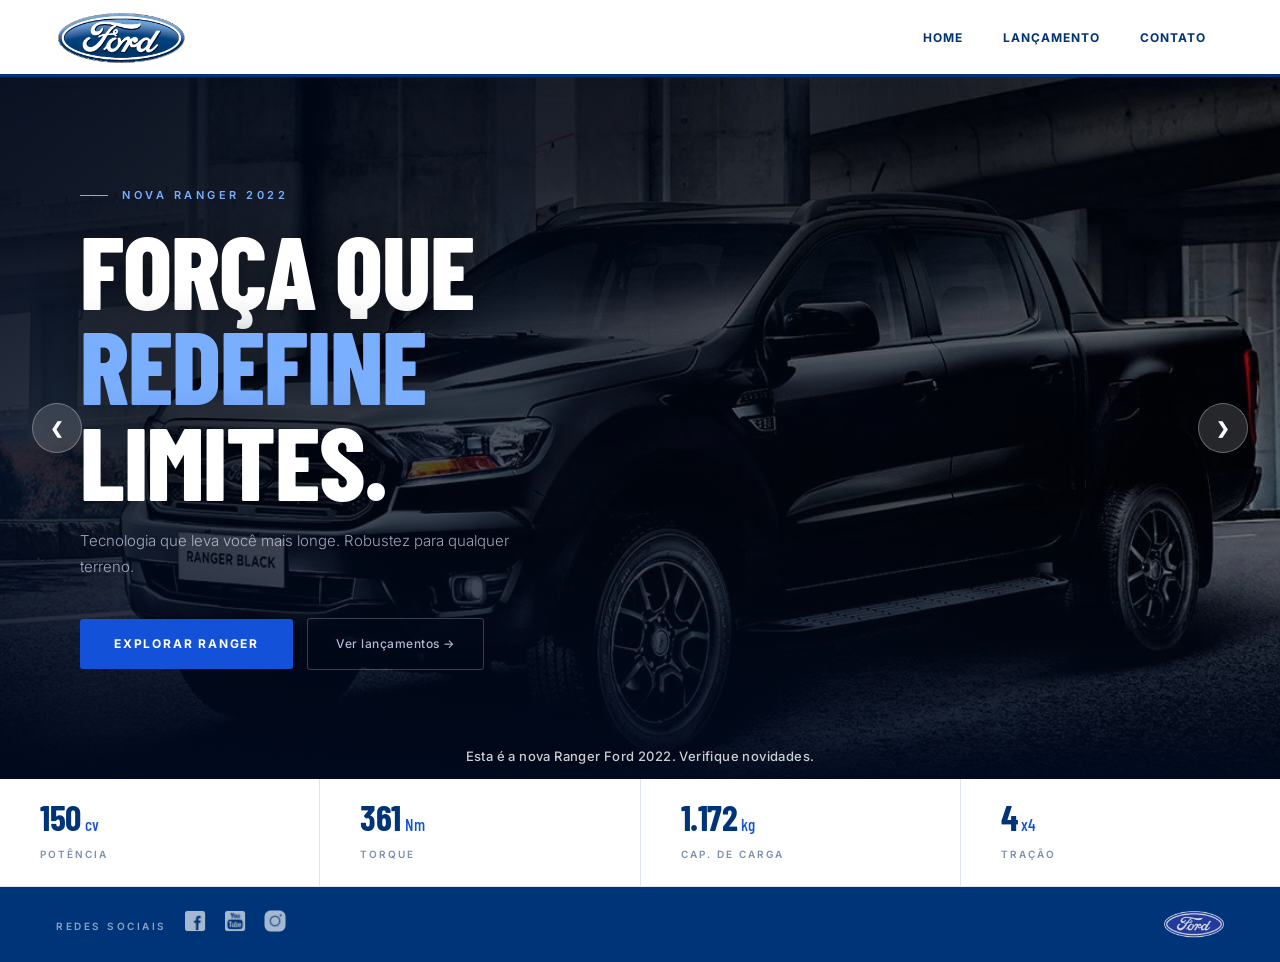
<file: index.html>
<!DOCTYPE html>
<html lang="pt-br">
<head>
    <meta charset="UTF-8">
    <meta http-equiv="X-UA-Compatible" content="IE=edge">
    <meta name="viewport" content="width=device-width, initial-scale=1.0">
    <title>Ford | Nova Ranger 2022</title>
    <link href="css/reset.css" rel="stylesheet">
    <link href="css/style.css" rel="stylesheet">
    <link rel="stylesheet" href="https://unpkg.com/aos@2.3.4/dist/aos.css">
    <script src="js/carousel.js"></script>
</head>
<body>

    <header>
        <div>
            <img src="img/logo-ford-256.png" width="130" class="logo">
        </div>
        <nav>
            <ul>
                <li><a href="index.html">Home</a></li>
                <li><a href="lancamento.html">Lançamento</a></li>
                <li><a href="contato.html">Contato</a></li>
            </ul>
        </nav>
    </header>

    <main> 
        <div class="carousel-wrapper">
            <button type="button" class="carousel-btn carousel-btn-prev" onclick="Carousel.Prev()">&#10094;</button>
            <div id="carousel"></div>

            <div class="hero-overlay">
                <div class="hero-content">
                    <p class="hero-eyebrow">Nova Ranger 2022</p>
                    <h1 class="hero-title">Força que<br><span>redefine</span><br>limites.</h1>
                    <p class="hero-subtitle">Tecnologia que leva você mais longe. Robustez para qualquer terreno.</p>
                    <div class="hero-actions">
                        <a href="lancamento.html" class="btn-hero-primary">Explorar Ranger</a>
                        <a href="lancamento.html" class="btn-hero-secondary">Ver lançamentos →</a>
                    </div>
                </div>
            </div>

            <div id="carousel-title"></div>

            <button type="button" class="carousel-btn carousel-btn-next" onclick="Carousel.GoNext()">&#10095;</button>
        </div>


        <div class="hero-stats">
            <div class="stat">
                <div class="stat-number">
                    <span class="stat-value" data-count="160">0</span>
                    <span class="stat-unit">cv</span>
                </div>
                <span class="stat-label">Potência</span>
            </div>
            <div class="stat">
                <div class="stat-number">
                    <span class="stat-value" data-count="385">0</span>
                    <span class="stat-unit">Nm</span>
                </div>
                <span class="stat-label">Torque</span>
            </div>
            <div class="stat">
                <div class="stat-number">
                    <span class="stat-value" data-count="1250">0</span>
                    <span class="stat-unit">kg</span>
                </div>
                <span class="stat-label">Cap. de Carga</span>
            </div>
            <div class="stat">
                <div class="stat-number">
                    <span class="stat-value" data-count="4">0</span>
                    <span class="stat-unit">x4</span>
                </div>
                <span class="stat-label">Tração</span>
            </div>
        </div>

        <script>
            carouselArr.push(new Carousel("imagem_1.jpg", "Esta é a nova Ranger Ford 2022. Verifique novidades.", "lancamento.html"));
            carouselArr.push(new Carousel("imagem_2.jpg", "Ford — a nossa história", "#"));
            carouselArr.push(new Carousel("imagem_3.jpg", "Nova Ford Bronco Sport 2022", "lancamento.html"));
            Carousel.Start(carouselArr);
        </script>
    </main>

    <footer>
        <nav id="social">
            <ul>
                <li><span class="redesociais">Redes Sociais</span></li>
                <li><a href="https://www.facebook.com/FordBrasil/" title="Facebook"><img src="img/facebook-50.png"></a></li>
                <li><a href="https://www.youtube.com/fordbrasil" title="YouTube"><img src="img/youtube-squared-50.png"></a></li>
                <li><a href="https://www.instagram.com/fordbrasil/" title="Instagram"><img src="img/instagram-logo-50.png"></a></li>
            </ul>
        </nav>
        <div>
            <img src="img/ford-96.png" width="60">
        </div>
    </footer>

    <script src="https://unpkg.com/aos@2.3.4/dist/aos.js"></script>
    <script src="js/premium.js"></script>
</body>
</html>
</file>
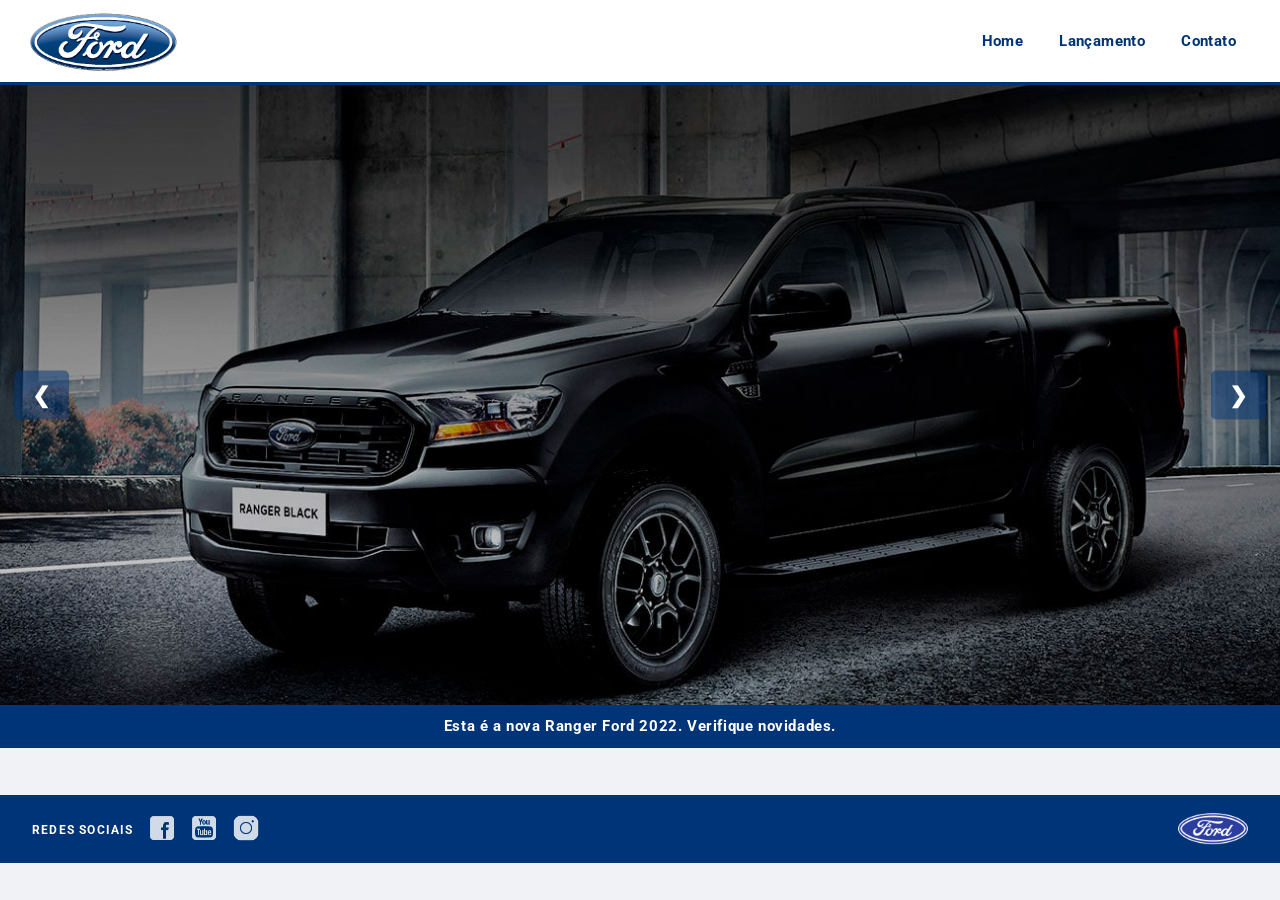
<file: sprintJS/index.html>
<!DOCTYPE html>
<html lang="pt-br">
<head>
    <meta charset="UTF-8">
    <meta http-equiv="X-UA-Compatible" content="IE=edge">
    <meta name="viewport" content="width=device-width, initial-scale=1.0">
    <title>Ford</title>    
    <link href="css/reset.css" rel="stylesheet">
    <link href="css/style.css" rel="stylesheet">
    <script src="js/carousel.js"></script>
</head>
<body>
    <header>       
        <div>
            <img src="img/logo-ford-256.png" width="150" class="logo" />
        </div>
        <nav>
            <ul>
                <li>
                    <a href="index.html">Home</a>
                </li>
                <li>
                    <a href="lancamento.html">Lançamento</a>
                </li>
                <li>
                    <a href="contato.html">Contato</a>
                </li>
            </ul>
        </nav>

    </header>
    <main>
        <div class="carousel-wrapper">
            <button type="button" class="carousel-btn carousel-btn-prev" onclick="Carousel.Prev()">&#10094;</button>
            <div id="carousel"></div>
            <button type="button" class="carousel-btn carousel-btn-next" onclick="Carousel.GoNext()">&#10095;</button>
        </div>
        <div id="carousel-title">
        </div>
        <script>

            carouselArr.push(new Carousel("imagem_1.jpg","Esta é a nova Ranger Ford 2022. Verifique novidades.","lancamento.html"));
            carouselArr.push(new Carousel("imagem_2.jpg","Ford a nossa história","#"));
            carouselArr.push(new Carousel("imagem_3.jpg","Nova Ford Bronco Sport 2022","lancamento.html"));
            Carousel.Start(carouselArr);
        </script>
    </main>
    <footer>
        <nav id="social">
            <ul>
                <li><span class="redesociais">Redes Sociais</span></li>
                <li><a href="https://www.facebook.com/FordBrasil/" title="Facebook"><img src="img/facebook-50.png"></a></li>
                <li><a href="https://www.youtube.com/fordbrasil" title="YouTube"><img src="img/youtube-squared-50.png"></a></li>
                <li><a href="https://www.instagram.com/fordbrasil/" title="Instagram"><img src="img/instagram-logo-50.png"></a></li>
            </ul>
        </nav>
        <div>
            <img src="img/ford-96.png" width="70"  />
        </div>
    </footer>    
</body>
</html>
</file>
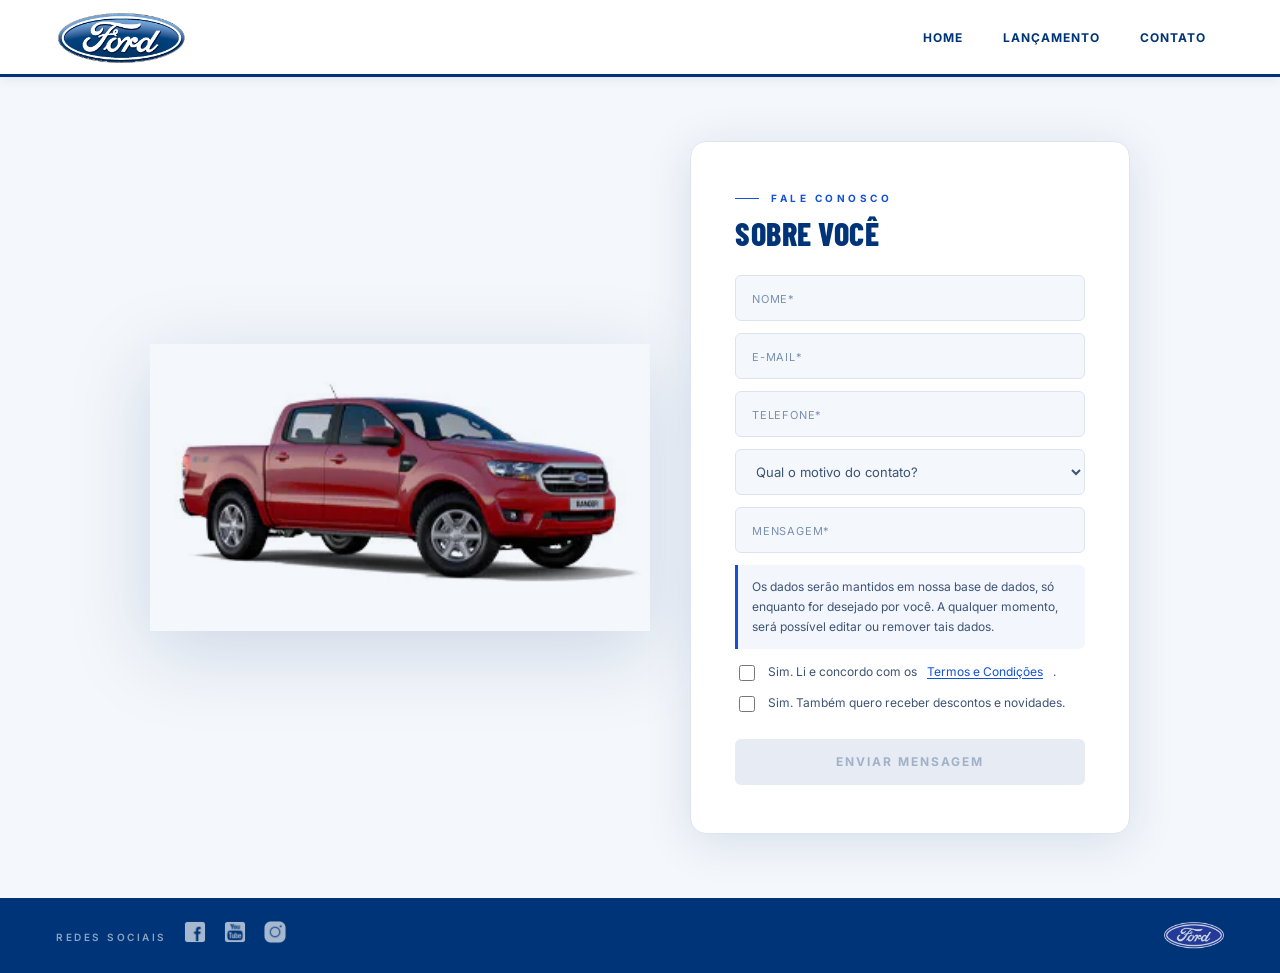
<file: contato.html>
<!DOCTYPE html>
<html lang="pt-br">
<head>
    <meta charset="UTF-8">
    <meta http-equiv="X-UA-Compatible" content="IE=edge">
    <meta name="viewport" content="width=device-width, initial-scale=1.0">
    <title>Ford | Contato</title>
    <link href="css/reset.css" rel="stylesheet">
    <link href="css/style.css" rel="stylesheet">
    <link href="css/form.css" rel="stylesheet">
    <link rel="stylesheet" href="https://unpkg.com/aos@2.3.4/dist/aos.css">
    <script src="js/form.js"></script>
</head>
<body>

    <header>
        <div>
            <img src="img/logo-ford-256.png" width="130" class="logo" alt="Ford">
        </div>
        <nav>
            <ul>
                <li><a href="index.html">Home</a></li>
                <li><a href="lancamento.html">Lançamento</a></li>
                <li><a href="contato.html">Contato</a></li>
            </ul>
        </nav>
    </header>

    <main>
        <div class="contact-page">

            <img src="img/xls 2.2 diesel.jpg" alt="Ford Ranger XLS" class="contact-car-img">


            <div class="forms" data-aos="fade-left">
                <p class="section-label">Fale Conosco</p>
                <h2 class="titulo">Sobre Você</h2>
                <form onsubmit="return Post(this);">
                    <input type="text" name="nome" placeholder="Nome*" class="fordform" required>
                    <input type="text" name="email" placeholder="E-mail*" class="fordform" required>
                    <input type="text" name="telefone" placeholder="Telefone*" class="fordform" required>
                    <select name="contato" class="fordform" title="Motivo do contato" required>
                        <option value="" selected disabled>Qual o motivo do contato?</option>
                        <option>Elogio</option>
                        <option>Dúvida</option>
                        <option>Reclamação</option>
                    </select>
                    <input type="text" name="mensagem" placeholder="Mensagem*" class="fordform" required>

                    <!-- Consentimento LGPD -->
                    <p class="consent-text">
                        Os dados serão mantidos em nossa base de dados, só enquanto for desejado por você.
                        A qualquer momento, será possível editar ou remover tais dados.
                    </p>

                    <div class="consent-checks">
                        <label class="consent-label">
                            <input type="checkbox" id="terms-check"
                                onchange="document.getElementById('submit-btn').disabled = !this.checked">
                            Sim. Li e concordo com os
                            <a href="https://www.ford.com.br/politica-de-privacidade/"
                               target="_blank" rel="noopener noreferrer">Termos e Condições</a>.
                        </label>

                        <label class="consent-label">
                            <input type="checkbox" name="newsletter">
                            Sim. Também quero receber descontos e novidades.
                        </label>
                    </div>

                    <button type="submit" id="submit-btn" disabled>Enviar mensagem</button>
                </form>
            </div>

        </div>
    </main>

    <footer>
        <nav id="social">
            <ul>
                <li><span class="redesociais">Redes Sociais</span></li>
                <li><a href="https://www.facebook.com/FordBrasil/" title="Facebook"><img src="img/facebook-50.png" alt="Facebook"></a></li>
                <li><a href="https://www.youtube.com/fordbrasil" title="YouTube"><img src="img/youtube-squared-50.png" alt="YouTube"></a></li>
                <li><a href="https://www.instagram.com/fordbrasil/" title="Instagram"><img src="img/instagram-logo-50.png" alt="Instagram"></a></li>
            </ul>
        </nav>
        <div>
            <img src="img/ford-96.png" alt="Ford" width="60">
        </div>
    </footer>

    <script src="https://unpkg.com/aos@2.3.4/dist/aos.js"></script>
    <script src="js/premium.js"></script>
</body>
</html>
</file>
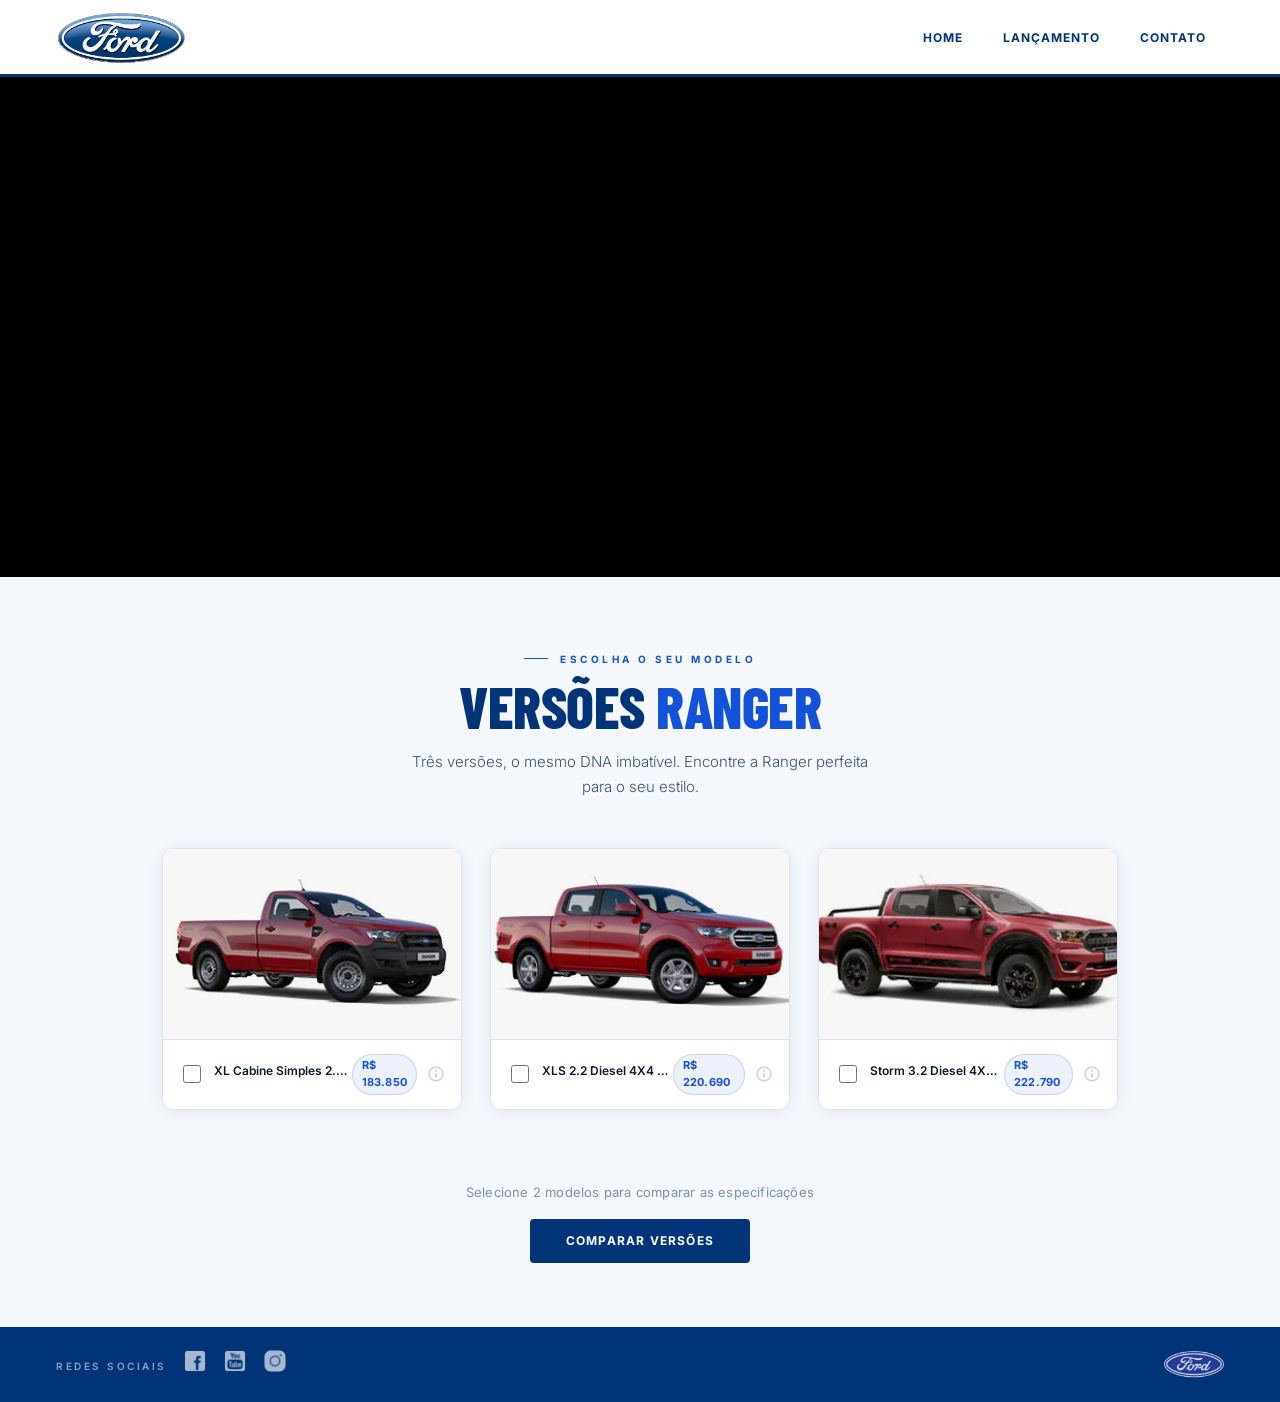
<file: lancamento.html>
<!DOCTYPE html>
<html lang="pt-br">
<head>
    <meta charset="UTF-8">
    <meta http-equiv="X-UA-Compatible" content="IE=edge">
    <meta name="viewport" content="width=device-width, initial-scale=1.0">
    <title>Ford | Lançamentos 2022</title>
    <link href="css/reset.css" rel="stylesheet">
    <link href="css/style.css" rel="stylesheet">
    <link href="css/lancamento.css" rel="stylesheet">
    <link rel="stylesheet" href="https://unpkg.com/aos@2.3.4/dist/aos.css">
    <script src="js/compare.js"></script>
</head>
<body>

    <header>
        <div>
            <img src="img/logo-ford-256.png" width="130" class="logo">
        </div>
        <nav>
            <ul>
                <li><a href="index.html">Home</a></li>
                <li><a href="lancamento.html">Lançamento</a></li>
                <li><a href="contato.html">Contato</a></li>
            </ul>
        </nav>
    </header>

    <main>

        <div class="video-section">
            <iframe class="launch-video"
                src="https://www.youtube-nocookie.com/embed/vQsryuNmsL0?controls=0&autoplay=1&modestbranding=0&loop=1&mute=1&rel=0&hd=1"
                title="Ford Ranger 2022"
                frameborder="0"
                allow="accelerometer; autoplay; clipboard-write; encrypted-media; gyroscope; picture-in-picture"
                allowfullscreen>
            </iframe>
        </div>


        <div class="launches-section">
            <div class="launches-header" data-aos="fade-up">
                <p class="section-label">Escolha o seu modelo</p>
                <h2 class="launches-title">Versões <span>Ranger</span></h2>
                <p class="launches-desc">Três versões, o mesmo DNA imbatível. Encontre a Ranger perfeita para o seu estilo.</p>
            </div>

            <ul class="modelcars">
                <li data-aos="fade-up" data-aos-delay="0">
                    <img src="img/XL Cabine.jpg" class="photocar">
                    <div class="infocar">
                        <div>
                            <input type="checkbox" value="car1" class="checkbox"
                                onchange="SetCarToCompare(this, new Car('XL Cabine Simples 2.2 Diesel 4X4 MT 2022', 183850, 511, 1821, 232, 1234, 2.2, 160, 1420, 'Aço Estampado 16', 'img/XL Cabine.jpg'));">
                        </div>
                        <div class="info">
                            <span class="textmodel">XL Cabine Simples 2.2 Diesel 4X4 MT 2022</span>
                            <span class="textprice">R$ 183.850</span>
                        </div>
                        <div>
                            <img src="img/info.png" alt="Informações do modelo" class="info-icon">
                        </div>
                    </div>
                </li>
                <li data-aos="fade-up" data-aos-delay="120">
                    <img src="img/xls 2.2 diesel.jpg" class="photocar" alt="Ford Ranger XLS 2.2 Diesel">
                    <div class="infocar">
                        <div>
                            <input type="checkbox" value="car2" class="checkbox"
                                onchange="SetCarToCompare(this, new Car('XLS 2.2 Diesel 4X4 AT 2022', 220690, 511, 1821, 232, 1076, 2.2, 160, 1180, 'Aço Estampado 16', 'img/xls 2.2 diesel.jpg'));">
                        </div>
                        <div class="info">
                            <span class="textmodel">XLS 2.2 Diesel 4X4 AT 2022</span>
                            <span class="textprice">R$ 220.690</span>
                        </div>
                        <div>
                            <img src="img/info.png" alt="Informações do modelo" class="info-icon">
                        </div>
                    </div>
                </li>
                <li data-aos="fade-up" data-aos-delay="240">
                    <img src="img/storm.jpg" class="photocar" alt="Ford Ranger Storm 3.2 Diesel">
                    <div class="infocar">
                        <div>
                            <input type="checkbox" value="car3" class="checkbox"
                                onchange="SetCarToCompare(this, new Car('Storm 3.2 Diesel 4X4 AT 2022', 222790, 511, 1821, 232, 1040, 3.2, 200, 1180, 'Liga Leve 17', 'img/storm.jpg'));">
                        </div>
                        <div class="info">
                            <span class="textmodel">Storm 3.2 Diesel 4X4 AT 2022</span>
                            <span class="textprice">R$ 222.790</span>
                        </div>
                        <div>
                            <img src="img/info.png" alt="Informações do modelo" class="info-icon">
                        </div>
                    </div>
                </li>
            </ul>
        </div>

        <div class="compare-section" data-aos="fade-up">
            <p class="compare-hint">Selecione 2 modelos para comparar as especificações</p>
            <button type="button" class="btn-compare" onclick="ShowCompare()">Comparar versões</button>
        </div>

    </main>

    <footer>
        <nav id="social">
            <ul>
                <li><span class="redesociais">Redes Sociais</span></li>
                <li><a href="https://www.facebook.com/FordBrasil/" title="Facebook"><img src="img/facebook-50.png" alt="Facebook"></a></li>
                <li><a href="https://www.youtube.com/fordbrasil" title="YouTube"><img src="img/youtube-squared-50.png" alt="YouTube"></a></li>
                <li><a href="https://www.instagram.com/fordbrasil/" title="Instagram"><img src="img/instagram-logo-50.png" alt="Instagram"></a></li>
            </ul>
        </nav>
        <div>
            <img src="img/ford-96.png" alt="Ford" width="60">
        </div>
    </footer>

    <div id="compare">
        <table>
            <tbody>
                <tr><td>&nbsp;</td><td id="compare_image_0"></td><td id="compare_image_1"></td></tr>
                <tr><td>Modelo</td><td id="compare_modelo_0"></td><td id="compare_modelo_1"></td></tr>
                <tr><td>Altura da ca&ccedil;amba (mm)</td><td id="compare_alturacacamba_0"></td><td id="compare_alturacacamba_1"></td></tr>
                <tr><td>Altura do ve&iacute;culo (mm)</td><td id="compare_alturaveiculo_0"></td><td id="compare_alturaveiculo_1"></td></tr>
                <tr><td>Altura livre do solo (mm)</td><td id="compare_alturasolo_0"></td><td id="compare_alturasolo_1"></td></tr>
                <tr><td>Capacidade de carga (Kg)</td><td id="compare_capacidadecarga_0"></td><td id="compare_capacidadecarga_1"></td></tr>
                <tr><td>Motor</td><td id="compare_motor_0"></td><td id="compare_motor_1"></td></tr>
                <tr><td>Pot&ecirc;ncia (cv)</td><td id="compare_potencia_0"></td><td id="compare_potencia_1"></td></tr>
                <tr><td>Volume de ca&ccedil;amba (L)</td><td id="compare_volumecacamba_0"></td><td id="compare_volumecacamba_1"></td></tr>
                <tr><td>Roda</td><td id="compare_roda_0"></td><td id="compare_roda_1"></td></tr>
                <tr><td>Pre&ccedil;o</td><td id="compare_preco_0"></td><td id="compare_preco_1"></td></tr>
            </tbody>
        </table>
        <div class="modal-footer">
            <button type="button" class="btn-modal-close" onclick="HideCompare()">Fechar</button>
        </div>
    </div>

    <div class="compare-backdrop"></div>

    <script src="https://unpkg.com/aos@2.3.4/dist/aos.js"></script>
    <script src="js/premium.js"></script>
</body>
</html>
</file>
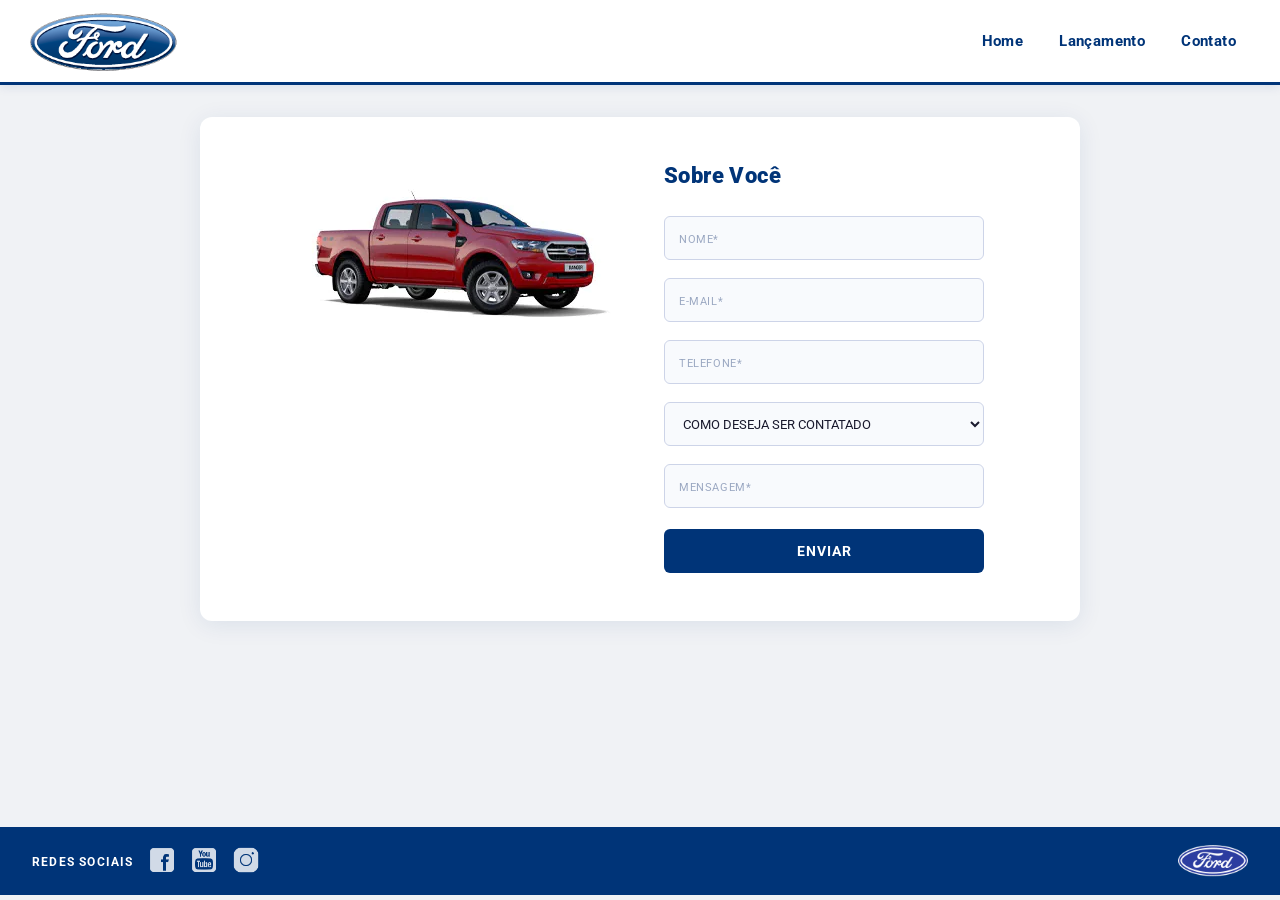
<file: sprintJS/contato.html>
<!DOCTYPE html>
<html lang="pt-br">
<head>
    <meta charset="UTF-8">
    <meta http-equiv="X-UA-Compatible" content="IE=edge">
    <meta name="viewport" content="width=device-width, initial-scale=1.0">
    <title>Ford</title>    
    <link href="css/reset.css" rel="stylesheet">
    <link href="css/style.css" rel="stylesheet">
    <link href="css/form.css" rel="stylesheet">
    <script src="js/form.js"></script>
</head>
<body>
    <header>       
        <div>
            <img src="img/logo-ford-256.png" width="150" class="logo" />
        </div>
        <nav>
            <ul>
                <li>
                    <a href="index.html">Home</a>
                </li>
                <li>
                    <a href="lancamento.html">Lançamento</a>
                </li>
                <li>
                    <a href="contato.html">Contato</a>
                </li>
            </ul>
        </nav>

    </header>
    <main>
        <div class="forms">
            <div>
                <img src="img/xls 2.2 diesel.jpg">
            </div>
            <div>
                <h2 class="titulo">Sobre Você</h2>
            <form onsubmit="return Post(this);">
                <input type="text" name="nome" placeholder="NOME*" class="fordform" required>
                <input type="text" name="email" placeholder="E-MAIL*" class="fordform" required>
                <input type="text" name="telefone" placeholder="TELEFONE*" class="fordform" required>
                <select name="contato" class="fordform" required>
                    <option selected>COMO DESEJA SER CONTATADO</option>
                    <option>TELEFONE</option>
                    <option>E-MAIL</option>
                </select>
                <input type="text" name="mensagem" placeholder="MENSAGEM*" class="fordform" required>
            <button type="submit">Enviar</button>
            </form>
            </div>
        </div>
    </main>
    <footer>
        <nav id="social">
            <ul>
                <li><span class="redesociais">Redes Sociais</span></li>
                <li><a href="https://www.facebook.com/FordBrasil/" title="Facebook"><img src="img/facebook-50.png"></a></li>
                <li><a href="https://www.youtube.com/fordbrasil" title="YouTube"><img src="img/youtube-squared-50.png"></a></li>
                <li><a href="https://www.instagram.com/fordbrasil/" title="Instagram"><img src="img/instagram-logo-50.png"></a></li>
            </ul>
        </nav>
        <div>
           <img src="img/ford-96.png" width="70"  />
        </div>
    </footer>    
</body>
</html>
</file>
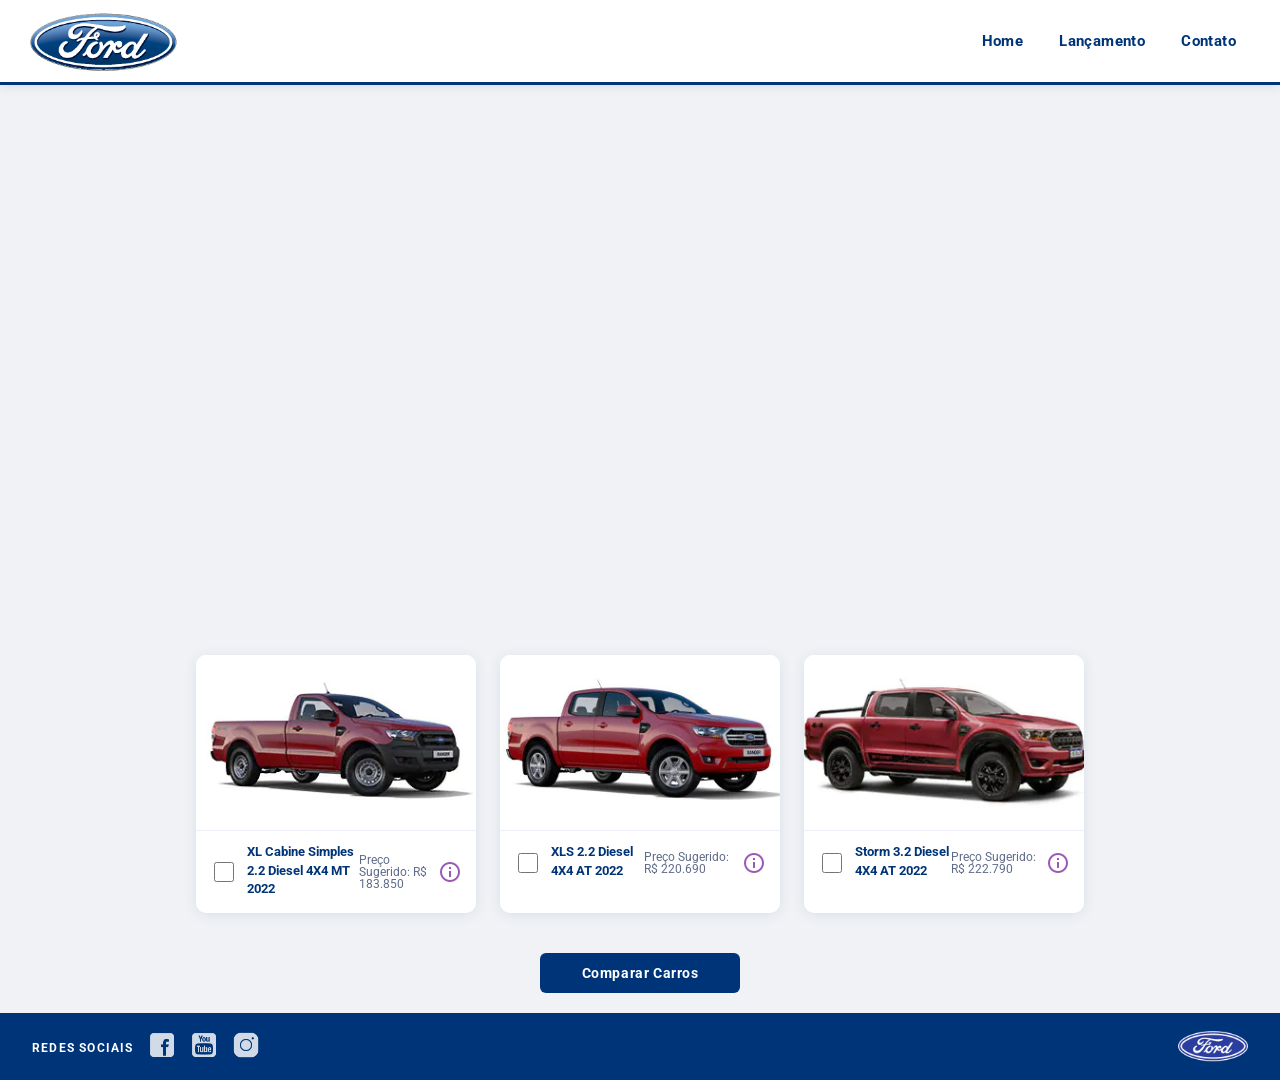
<file: sprintJS/lancamento.html>
<!DOCTYPE html>
<html lang="pt-br">
<head>
    <meta charset="UTF-8">
    <meta http-equiv="X-UA-Compatible" content="IE=edge">
    <meta name="viewport" content="width=device-width, initial-scale=1.0">
    <title>Ford</title>    
    <link href="css/reset.css" rel="stylesheet">
    <link href="css/style.css" rel="stylesheet">
    <link href="css/lancamento.css" rel="stylesheet">
    <script src="js/compare.js"></script>
</head>
<body>
    <header>       
        <div>
            <img src="img/logo-ford-256.png" width="150" class="logo" />
        </div>
        <nav>
            <ul>
                <li>
                    <a href="index.html">Home</a>
                </li>
                <li>
                    <a href="lancamento.html">Lançamento</a>
                </li>
                <li>
                    <a href="contato.html">Contato</a>
                </li>
            </ul>
        </nav>

    </header>
    <main>
        <div>
            <iframe style = "display: block; margin-bottom: 30px; margin-left: auto; margin-right: auto; width: 100%;
            height: 500px;" src="https://www.youtube-nocookie.com/embed/vQsryuNmsL0?controls=0&autoplay=1&modestbranding=0&loop=1&mute=1&rel=0&hd=1" title="YouTube video player" frameborder="0" allow="accelerometer; autoplay; clipboard-write; encrypted-media; gyroscope; picture-in-picture" allowfullscreen></iframe>
        </div>
        <div>
            <ul class="modelcars">
                <li> 
                    <img src="img/XL Cabine.jpg" class="photocar">
                    <div class="infocar">
                        <div>
                            <input type="checkbox" value="car1" class="checkbox" onchange="SetCarToCompare(this, new Car('XL Cabine Simples 2.2 Diesel 4X4 MT 2022', 183850, 511, 1821, 232, 1234, 2.2, 160, 1420, 'Aço Estampado 16', 'img/XL Cabine.jpg'));">
                        </div>
                        <div class="info">
                            <span class="textmodel">XL Cabine Simples 2.2 Diesel 4X4 MT 2022</span>
                            <span class="textprice">Preço Sugerido: R$ 183.850</span>
                        </div>
                        <div>
                            <img src="img/info.png">
                        </div>
                    </div>
                </li>
                <li>
                    <img src="img/xls 2.2 diesel.jpg" class="photocar">
                    <div class="infocar">
                        <div>
                            <input type="checkbox" value="car1" class="checkbox" onchange="SetCarToCompare(this, new Car('XLS 2.2 Diesel 4X4 AT 2022', 220690, 511, 1821, 232, 1076, 2.2, 160, 1180, 'Aço Estampado 16', 'img/xls 2.2 diesel.jpg'));">
                        </div>
                        <div class="info">
                            <span class="textmodel">XLS 2.2 Diesel 4X4 AT 2022</span>
                            <span class="textprice">Preço Sugerido: R$ 220.690</span>
                        </div>
                        <div>
                            <img src="img/info.png">
                        </div>
                    </div>
                </li>
                <li>
                    <img src="img/storm.jpg" class="photocar">
                    <div class="infocar">
                        <div>
                            <input type="checkbox" value="car1" class="checkbox" onchange="SetCarToCompare(this, new Car('Storm 3.2 Diesel 4X4 AT 2022', 222790, 511, 1821, 232, 1040, 3.2, 200, 1180, 'Liga Leve 17', 'img/storm.jpg'));">
                        </div>
                        <div class="info">
                            <span class="textmodel">Storm 3.2 Diesel 4X4 AT 2022</span>
                            <span class="textprice">Preço Sugerido: R$ 222.790</span>
                        </div>
                        <div>
                            <img src="img/info.png">
                        </div>
                    </div>
                </li>
            </ul>
        </div>
        <div style="text-align: center;padding-bottom: 20px;">
            <button type="button" style="height: 40px; width: 200px;" onclick="ShowCompare()">Comparar Carros</button>
        </div> 
    </main>
    <footer>
        <nav id="social">
            <ul>
                <li><span class="redesociais">Redes Sociais</span></li>
                <li><a href="https://www.facebook.com/FordBrasil/" title="Facebook"><img src="img/facebook-50.png"></a></li>
                <li><a href="https://www.youtube.com/fordbrasil" title="YouTube"><img src="img/youtube-squared-50.png"></a></li>
                <li><a href="https://www.instagram.com/fordbrasil/" title="Instagram"><img src="img/instagram-logo-50.png"></a></li>
            </ul>
        </nav>
        <div>
            <img src="img/ford-96.png" width="70"  />
        </div>
    </footer> 
    <div id="compare">
        <table>
            <tbody>
            <tr >
            <td>&nbsp;</td>
            <td id="compare_image_0"></td>
            <td id="compare_image_1"></td>
            </tr>
            <tr >
            <td>Modelo</td>
            <td id="compare_modelo_0"></td>
            <td id="compare_modelo_1"></td>
            </tr>
            <tr >
            <td>Altura da ca&ccedil;amba (mm)</td>
            <td id="compare_alturacacamba_0"></td>
            <td id="compare_alturacacamba_1"></td>
            </tr>
            <tr >
            <td >Altura do ve&iacute;culo (mm)</td>
            <td id="compare_alturaveiculo_0"></td>
            <td id="compare_alturaveiculo_1"></td>
            </tr>
            <tr>
            <td>Altura livre do solo (mm)</td>
            <td id="compare_alturasolo_0"></td>
            <td id="compare_alturasolo_1"></td>
            </tr>
            <tr >
            <td >Capacidade de carga (Kg)</td>
            <td id="compare_capacidadecarga_0"></td>
            <td id="compare_capacidadecarga_1"></td>
            </tr>
            <tr >
            <td >Motor</td>
            <td id="compare_motor_0"></td>
            <td id="compare_motor_1"></td>
            </tr>
            <tr >
            <td >Pot&ecirc;ncia (cv)</td>
            <td id="compare_potencia_0"></td>
            <td id="compare_potencia_1"></td>
            </tr>
            <tr >
            <td >Volume de ca&ccedil;amba (L)</td>
            <td id="compare_volumecacamba_0"></td>
            <td id="compare_volumecacamba_1"></td>
            </tr>
            <tr >
            <td >Roda</td>
            <td id="compare_roda_0"></td>
            <td id="compare_roda_1"></td>
            </tr>
            <tr >
            <td >Pre&ccedil;o</td>
            <td id="compare_preco_0"></td>
            <td id="compare_preco_1"></td>
            </tr>
            </tbody>
            
        </table>
        <div style="text-align: center;padding-bottom: 20px;">
            <button type="button" style="height: 40px; width: 200px;" onclick="HideCompare()">Fechar</button>
        </div> 
    </div>   
</body>
</html>
</file>
<file: css/style.css>
@import url('https://fonts.googleapis.com/css2?family=Barlow+Condensed:wght@300;400;600;700;800;900&family=Inter:wght@300;400;500;600;700&display=swap');

:root {
    --ford-blue:     #003478;
    --ford-accent:   #1351d8;
    --ford-hover:    #0d3db5;
    --bg-body:       #f4f7fb;
    --bg-white:      #ffffff;
    --bg-section:    #eef2f8;
    --text-1:        #0d1b2e;
    --text-2:        #3d5475;
    --text-3:        #7a90b0;
    --border:        #dde4f0;
    --border-strong: #b8c8e0;
    --shadow-sm:     0 2px 12px rgba(0, 52, 120, 0.08);
    --shadow-md:     0 6px 32px rgba(0, 52, 120, 0.12);
    --shadow-lg:     0 16px 64px rgba(0, 52, 120, 0.16);
    --radius:        10px;
    --ease:          cubic-bezier(0.25, 0.46, 0.45, 0.94);
}

*, *::before, *::after { box-sizing: border-box; }

html {
    height: 100%;
    scroll-behavior: smooth;
    scroll-padding-top: 80px;
}

body {
    background: var(--bg-body);
    color: var(--text-1);
    font-family: 'Inter', sans-serif;
    line-height: 1.6;
    -webkit-font-smoothing: antialiased;
    min-height: 100%;
}

::selection {
    background: rgba(19, 81, 216, 0.18);
    color: var(--ford-blue);
}

:focus-visible {
    outline: 2px solid var(--ford-accent);
    outline-offset: 3px;
    border-radius: 3px;
}

::-webkit-scrollbar          { width: 5px; }
::-webkit-scrollbar-track    { background: var(--bg-section); }
::-webkit-scrollbar-thumb    { background: var(--border-strong); border-radius: 10px; }
::-webkit-scrollbar-thumb:hover { background: var(--ford-accent); }

@keyframes slideDown {
    from { transform: translateY(-100%); opacity: 0; }
    to   { transform: translateY(0);     opacity: 1; }
}

@keyframes fadeInUp {
    from { opacity: 0; transform: translateY(20px); }
    to   { opacity: 1; transform: translateY(0);    }
}

header {
    position: sticky;
    top: 0;
    z-index: 1000;
    display: flex;
    align-items: center;
    justify-content: space-between;
    padding: 10px 56px;
    background: var(--bg-white);
    border-bottom: 3px solid var(--ford-blue);
    box-shadow: var(--shadow-sm);
    transition: box-shadow 0.3s ease;
    animation: slideDown 0.5s var(--ease) both;
}

header.scrolled {
    box-shadow: var(--shadow-md);
}

header div  { display: flex; align-items: center; }
header nav  { display: flex; align-items: center; }

header ul {
    display: flex;
    align-items: center;
    gap: 4px;
    margin: 0;
}

nav li { display: inline; list-style: none; }

header nav a {
    color: var(--ford-blue);
    font-size: 12px;
    font-weight: 700;
    font-family: 'Inter', sans-serif;
    text-decoration: none;
    padding: 8px 18px;
    border-radius: 5px;
    letter-spacing: 1px;
    text-transform: uppercase;
    position: relative;
    transition: color 0.2s, background 0.2s;
}

header nav a:hover {
    color: var(--ford-accent);
    background: rgba(19, 81, 216, 0.06);
}

header nav a::after {
    content: '';
    position: absolute;
    bottom: 3px;
    left: 18px;
    right: 18px;
    height: 2px;
    background: var(--ford-accent);
    transform: scaleX(0);
    border-radius: 2px;
    transition: transform 0.22s var(--ease);
}

header nav a:hover::after { transform: scaleX(1); }

div#carousel {
    height: 78vh;
    width: 100%;
    max-height: 720px;
    min-height: 420px;
    transition: background-image 0.7s ease-in-out;
}

.carousel-wrapper {
    position: relative;
    overflow: hidden;
}

.carousel-wrapper::before {
    content: '';
    position: absolute;
    inset: 0;
    background:
        linear-gradient(108deg,
            rgba(0, 10, 30, 0.80) 0%,
            rgba(0, 10, 30, 0.45) 50%,
            rgba(0, 10, 30, 0.10) 100%),
        linear-gradient(to top,
            rgba(0, 10, 30, 0.85) 0%,
            transparent 42%);
    z-index: 2;
    pointer-events: none;
}

.hero-overlay {
    position: absolute;
    inset: 0;
    display: flex;
    align-items: center;
    z-index: 3;
    pointer-events: none;
}

.hero-content {
    display: flex;
    flex-direction: column;
    justify-content: center;
    padding: 60px 80px;
    max-width: 680px;
    pointer-events: all;
    animation: fadeInUp 0.9s 0.25s var(--ease) both;
}

.hero-eyebrow {
    display: flex;
    align-items: center;
    gap: 14px;
    font-size: 11px;
    font-weight: 600;
    letter-spacing: 3.5px;
    text-transform: uppercase;
    color: #7aaeff;
    margin-bottom: 18px;
}

.hero-eyebrow::before {
    content: '';
    width: 28px;
    height: 1px;
    background: #7aaeff;
    flex-shrink: 0;
}

.hero-title {
    font-family: 'Barlow Condensed', sans-serif;
    font-size: clamp(56px, 8vw, 104px);
    font-weight: 800;
    line-height: 0.93;
    letter-spacing: -1px;
    text-transform: uppercase;
    color: #ffffff;
    margin-bottom: 20px;
    text-shadow: 0 4px 40px rgba(0, 0, 0, 0.5);
}

.hero-title span { color: #7aaeff; }

.hero-subtitle {
    font-size: 15px;
    font-weight: 300;
    color: rgba(220, 230, 255, 0.70);
    line-height: 1.75;
    margin-bottom: 38px;
    max-width: 440px;
}

.hero-actions {
    display: flex;
    gap: 14px;
    align-items: center;
    flex-wrap: wrap;
}

.btn-hero-primary {
    display: inline-flex;
    align-items: center;
    background: var(--ford-accent);
    color: #fff;
    text-decoration: none;
    font-family: 'Inter', sans-serif;
    font-size: 12px;
    font-weight: 700;
    letter-spacing: 1.8px;
    text-transform: uppercase;
    padding: 15px 34px;
    border-radius: 3px;
    transition: background 0.22s, transform 0.18s var(--ease), box-shadow 0.22s;
}

.btn-hero-primary:hover {
    background: var(--ford-hover);
    transform: translateY(-3px);
    box-shadow: 0 10px 32px rgba(19, 81, 216, 0.45);
}

.btn-hero-secondary {
    display: inline-flex;
    align-items: center;
    color: rgba(220, 230, 255, 0.80);
    text-decoration: none;
    font-family: 'Inter', sans-serif;
    font-size: 12px;
    font-weight: 500;
    letter-spacing: 0.5px;
    padding: 15px 28px;
    border: 1px solid rgba(255, 255, 255, 0.22);
    border-radius: 3px;
    -webkit-backdrop-filter: blur(8px);
    backdrop-filter: blur(8px);
    transition: color 0.2s, border-color 0.2s, background 0.2s, transform 0.18s;
}

.btn-hero-secondary:hover {
    color: #fff;
    border-color: rgba(255, 255, 255, 0.50);
    background: rgba(255, 255, 255, 0.08);
    transform: translateY(-2px);
}

.hero-stats {
    display: flex;
    background: #ffffff;
    border-bottom: 1px solid var(--border);
    box-shadow: 0 4px 20px rgba(0, 52, 120, 0.07);
}

.stat {
    flex: 1;
    padding: 20px 40px;
    border-right: 1px solid var(--border);
    transition: background 0.22s;
    cursor: default;
}

.stat:last-child { border-right: none; }
.stat:hover { background: rgba(19, 81, 216, 0.04); }

.stat-number {
    display: flex;
    align-items: baseline;
    gap: 4px;
    line-height: 1;
    margin-bottom: 5px;
}

.stat-value {
    font-family: 'Barlow Condensed', sans-serif;
    font-size: 36px;
    font-weight: 700;
    color: var(--ford-blue);
    letter-spacing: -0.5px;
}

.stat-unit {
    font-family: 'Barlow Condensed', sans-serif;
    font-size: 17px;
    font-weight: 500;
    color: var(--ford-accent);
}

.stat-label {
    font-size: 10px;
    font-weight: 600;
    letter-spacing: 2px;
    text-transform: uppercase;
    color: var(--text-3);
}

.carousel-btn {
    position: absolute;
    top: 50%;
    transform: translateY(-50%);
    z-index: 10;
    width: 50px;
    height: 50px;
    display: flex;
    align-items: center;
    justify-content: center;
    background: rgba(255, 255, 255, 0.15);
    -webkit-backdrop-filter: blur(10px);
    backdrop-filter: blur(10px);
    border: 1px solid rgba(255, 255, 255, 0.30);
    color: #fff;
    font-size: 16px;
    cursor: pointer;
    border-radius: 50%;
    transition: background 0.22s, border-color 0.22s, transform 0.18s var(--ease);
}

.carousel-btn:hover {
    background: rgba(19, 81, 216, 0.55);
    border-color: rgba(255, 255, 255, 0.60);
    transform: translateY(-50%) scale(1.08);
}

.carousel-btn-prev { left: 32px; }
.carousel-btn-next { right: 32px; }

div#carousel-title {
    position: absolute;
    bottom: 0;
    left: 0;
    right: 0;
    z-index: 4;
    text-align: center;
    padding: 12px 24px;
    font-size: 13px;
    font-weight: 500;
    letter-spacing: 0.4px;
    color: rgba(255, 255, 255, 0.80);
    background: linear-gradient(to top, rgba(0, 10, 30, 0.70), transparent);
    pointer-events: all;
}

div#carousel-title a {
    text-decoration: none;
    color: rgba(255, 255, 255, 0.80);
    transition: color 0.2s;
}

div#carousel-title a:hover { color: #fff; }

main { min-height: calc(100vh - 200px); }

button {
    background: var(--ford-blue);
    color: #fff;
    border: none;
    border-radius: 4px;
    font-family: 'Inter', sans-serif;
    font-weight: 700;
    font-size: 12px;
    letter-spacing: 1.2px;
    text-transform: uppercase;
    cursor: pointer;
    transition: background 0.22s, transform 0.16s var(--ease), box-shadow 0.22s;
}

button:hover {
    background: var(--ford-accent);
    transform: translateY(-2px);
    box-shadow: 0 6px 20px rgba(19, 81, 216, 0.35);
}

button:active {
    transform: translateY(0);
    box-shadow: none;
}

.section-label {
    display: inline-flex;
    align-items: center;
    gap: 12px;
    font-size: 10px;
    font-weight: 700;
    letter-spacing: 3.5px;
    text-transform: uppercase;
    color: var(--ford-accent);
    margin-bottom: 10px;
}

.section-label::before {
    content: '';
    width: 24px;
    height: 1px;
    background: var(--ford-accent);
    flex-shrink: 0;
}

footer {
    background: var(--ford-blue);
    padding: 22px 56px;
    display: flex;
    align-items: center;
    justify-content: space-between;
}

footer div {
    display: flex;
    align-items: center;
    float: none;
    margin: 0;
}

footer img { opacity: 0.80; transition: opacity 0.2s; }
footer img:hover { opacity: 1; }

nav#social { display: flex; align-items: center; }

nav#social ul {
    display: flex;
    align-items: center;
    gap: 16px;
}

nav#social ul img {
    width: 24px;
    opacity: 0.65;
    transition: transform 0.22s var(--ease), opacity 0.2s;
}

nav#social ul img:hover {
    transform: scale(1.22) translateY(-2px);
    opacity: 1;
}

span.redesociais {
    color: rgba(255, 255, 255, 0.55);
    font-size: 10px;
    font-weight: 600;
    letter-spacing: 2.5px;
    text-transform: uppercase;
}


@media (prefers-reduced-motion: reduce) {
    *, *::before, *::after {
        animation-duration: 0.01ms !important;
        transition-duration: 0.01ms !important;
    }
}

@media (max-width: 1024px) {
    header { padding: 10px 32px; }
    .hero-content { padding: 60px 48px 40px; }
    .stat { padding: 18px 24px; }
    .stat-value { font-size: 28px; }
    footer { padding: 22px 32px; }
}

@media (max-width: 768px) {
    header {
        flex-direction: column;
        gap: 10px;
        padding: 12px 20px;
    }

    header nav { width: 100%; justify-content: center; }
    header nav a { font-size: 11px; padding: 6px 12px; }

    .hero-content { padding: 32px 24px; max-width: 100%; }
    .hero-title   { font-size: clamp(38px, 10vw, 60px); }
    .hero-actions { flex-direction: column; align-items: flex-start; }
    .btn-hero-primary,
    .btn-hero-secondary { width: 100%; justify-content: center; }

    .hero-stats   { flex-wrap: wrap; }
    .stat         { flex: 1 1 50%; border-bottom: 1px solid var(--border); }

    div#carousel  { height: 60vh; min-height: 360px; max-height: none; }

    footer { flex-direction: column; gap: 18px; padding: 22px 20px; text-align: center; }
    nav#social ul { flex-wrap: wrap; justify-content: center; }

    .carousel-btn-prev { left: 12px; }
    .carousel-btn-next { right: 12px; }
}
</file>
<file: sprintJS/css/style.css>
@import url('https://fonts.googleapis.com/css2?family=Roboto:wght@300;400;700;900&display=swap');

*, *::before, *::after {
    box-sizing: border-box;
}

body {
    background: #f0f2f5;
    height: 100%;
    font-family: 'Roboto', sans-serif;
    color: #1a1a2e;
}

html {
    height: 100%;
    scroll-behavior: smooth;
}

header {
    background: #ffffff;
    border-bottom: 3px solid #003478;
    padding: 10px 28px;
    position: sticky;
    top: 0;
    z-index: 100;
    display: flex;
    align-items: center;
    justify-content: space-between;
    box-shadow: 0 2px 10px rgba(0, 52, 120, 0.10);
}

header div {
    display: flex;
    align-items: center;
}

header nav {
    display: flex;
    align-items: center;
    width: auto;
}

header ul {
    display: flex;
    align-items: center;
    gap: 4px;
    text-align: left;
    margin: 0;
}

nav li {
    display: inline;
    list-style: none;
}

header nav a {
    color: #003478;
    font-size: 15px;
    text-decoration: none;
    font-weight: 700;
    padding: 8px 16px;
    border-radius: 5px;
    letter-spacing: 0.4px;
    position: relative;
    transition: color 0.2s;
}

header nav a::after {
    content: '';
    position: absolute;
    bottom: 2px;
    left: 16px;
    right: 16px;
    height: 2px;
    background: #1351d8;
    transform: scaleX(0);
    transition: transform 0.22s ease;
    border-radius: 2px;
}

header nav a:hover {
    color: #1351d8;
}

header nav a:hover::after {
    transform: scaleX(1);
}

div#carousel {
    height: 78vh;
    width: 100%;
    max-height: 620px;
    transition: background-image 0.4s ease-in-out;
}

.carousel-wrapper {
    position: relative;
}

.carousel-btn {
    position: absolute;
    top: 50%;
    transform: translateY(-50%);
    z-index: 10;
    background: rgba(0, 52, 120, 0.50);
    color: #fff;
    border: none;
    font-size: 22px;
    padding: 12px 18px;
    cursor: pointer;
    border-radius: 5px;
    transition: background 0.2s, transform 0.15s;
}

.carousel-btn:hover {
    background: rgba(0, 52, 120, 0.90);
    transform: translateY(-50%) scale(1.05);
}

.carousel-btn-prev { left: 14px; }
.carousel-btn-next { right: 14px; }

div#carousel-title {
    background: #003478;
    text-align: center;
    padding: 14px 24px;
    font-weight: 700;
    font-size: 15px;
    letter-spacing: 0.6px;
}

div#carousel-title a {
    text-decoration: none;
    color: #ffffff;
    transition: color 0.2s;
}

div#carousel-title a:hover {
    color: #7aaeff;
}

main {
    min-height: calc(100vh - 190px);
}

button {
    background: #003478;
    color: #fff;
    border: none;
    border-radius: 6px;
    font-family: 'Roboto', sans-serif;
    font-weight: 700;
    font-size: 14px;
    letter-spacing: 0.6px;
    cursor: pointer;
    transition: background 0.2s, transform 0.15s, box-shadow 0.2s;
}

button:hover {
    background: #1351d8;
    transform: translateY(-2px);
    box-shadow: 0 4px 12px rgba(19, 81, 216, 0.28);
}

button:active {
    transform: translateY(0);
    box-shadow: none;
}

footer {
    background: #003478;
    padding: 18px 32px;
    display: flex;
    align-items: center;
    justify-content: space-between;
}

footer div {
    display: flex;
    align-items: center;
    float: none;
    margin: 0;
}

nav#social {
    display: flex;
    align-items: center;
    width: auto;
}

nav#social ul {
    display: flex;
    align-items: center;
    gap: 14px;
}

nav#social ul img {
    width: 28px;
    opacity: 0.82;
    transition: transform 0.2s, opacity 0.2s;
}

nav#social ul img:hover {
    transform: scale(1.18);
    opacity: 1;
}

span.redesociais {
    color: #ffffff;
    font-weight: 700;
    font-size: 12px;
    letter-spacing: 1.2px;
    text-transform: uppercase;
}

@media (max-width: 768px) {
    header {
        flex-direction: column;
        gap: 10px;
        padding: 12px 16px;
    }

    header nav {
        width: 100%;
        justify-content: center;
    }

    header nav a {
        font-size: 13px;
        padding: 6px 10px;
    }

    div#carousel {
        height: 52vw;
        max-height: none;
    }

    footer {
        flex-direction: column;
        gap: 16px;
        text-align: center;
    }

    nav#social ul {
        flex-wrap: wrap;
        justify-content: center;
    }
}
</file>
<file: css/form.css>
/* ── PÁGINA DE CONTATO ──────────────────────── */

.contact-page {
    min-height: calc(100vh - 200px);
    display: flex;
    align-items: center;
    justify-content: center;
    padding: 64px 40px;
    background: var(--bg-body, #f4f7fb);
}

/* ── CARRO FLUTUANTE ────────────────────────── */

.contact-car-img {
    width: 46%;
    max-width: 500px;
    flex-shrink: 0;
    margin-right: 40px;
    position: relative;
    z-index: 0;
    pointer-events: none;
    mix-blend-mode: multiply;
    filter: drop-shadow(0 20px 40px rgba(0, 52, 120, 0.16));
    animation: carFloat 0.9s 0.2s var(--ease, cubic-bezier(0.25,0.46,0.45,0.94)) both;
    transition: filter 0.5s ease, transform 0.5s ease;
}

@keyframes carFloat {
    from { opacity: 0; transform: translateX(-30px); }
    to   { opacity: 1; transform: translateX(0);     }
}

.contact-page:hover .contact-car-img {
    transform: translateY(-5px) scale(1.02);
    filter: drop-shadow(0 28px 56px rgba(0, 52, 120, 0.22));
}

/* ── CARD DO FORMULÁRIO ─────────────────────── */

.forms {
    position: relative;
    z-index: 1;
    display: flex;
    flex-direction: column;
    background: #ffffff;
    border-radius: 16px;
    border: 1px solid var(--border, #dde4f0);
    box-shadow: 0 8px 48px rgba(0, 52, 120, 0.12);
    padding: 48px 44px;
    width: 100%;
    max-width: 440px;
    transition: box-shadow 0.3s ease;
}

.forms:focus-within {
    box-shadow: 0 12px 56px rgba(0, 52, 120, 0.18);
}

/* ── TÍTULO ─────────────────────────────────── */

h2.titulo {
    font-family: 'Barlow Condensed', sans-serif;
    font-size: 32px;
    font-weight: 800;
    text-transform: uppercase;
    letter-spacing: 0.5px;
    color: var(--ford-blue, #003478);
    margin-bottom: 24px;
    line-height: 1.1;
}

/* ── INPUTS ─────────────────────────────────── */

form {
    display: flex;
    flex-direction: column;
}

.fordform {
    display: block;
    width: 100%;
    height: 46px;
    margin-bottom: 12px;
    padding: 0 16px;
    font-family: 'Inter', sans-serif;
    font-size: 13px;
    color: var(--text-1, #0d1b2e);
    background: var(--bg-body, #f4f7fb);
    border: 1.5px solid var(--border, #dde4f0);
    border-radius: 6px;
    transition: border-color 0.22s, box-shadow 0.22s, background 0.22s;
}

.fordform:focus {
    outline: none;
    border-color: var(--ford-accent, #1351d8);
    background: #ffffff;
    box-shadow: 0 0 0 3px rgba(19, 81, 216, 0.12);
}

.fordform::placeholder {
    color: var(--text-3, #7a90b0);
    font-size: 11px;
    letter-spacing: 0.8px;
    text-transform: uppercase;
}

input.fordform:not(:placeholder-shown):valid {
    border-color: #27ae60;
    background: #f4fdf7;
}

input.fordform:not(:placeholder-shown):invalid {
    border-color: #e74c3c;
    background: #fdf5f5;
}

select.fordform {
    height: 46px;
    color: var(--text-2, #3d5475);
    cursor: pointer;
    appearance: auto;
}

/* ── CONSENTIMENTO LGPD ─────────────────────── */

.consent-text {
    font-size: 12px;
    color: var(--text-2, #3d5475);
    line-height: 1.65;
    padding: 12px 14px;
    background: rgba(19, 81, 216, 0.05);
    border-left: 3px solid var(--ford-accent, #1351d8);
    border-radius: 0 6px 6px 0;
    margin-bottom: 14px;
}

.consent-checks {
    display: flex;
    flex-direction: column;
    gap: 10px;
    margin-bottom: 18px;
}

.consent-label {
    display: flex;
    align-items: flex-start;
    gap: 10px;
    font-size: 12px;
    color: var(--text-2, #3d5475);
    line-height: 1.55;
    cursor: pointer;
}

.consent-label input[type="checkbox"] {
    flex-shrink: 0;
    width: 16px;
    height: 16px;
    margin-top: 2px;
    accent-color: var(--ford-accent, #1351d8);
    cursor: pointer;
}

.consent-label a {
    color: var(--ford-accent, #1351d8);
    text-decoration: underline;
    text-underline-offset: 2px;
    transition: color 0.2s;
}

.consent-label a:hover {
    color: var(--ford-blue, #003478);
}

/* ── BOTÃO ENVIAR ───────────────────────────── */

button[type="submit"] {
    width: 100%;
    height: 46px;
    margin-top: 6px;
    font-size: 12px;
    letter-spacing: 2px;
    font-weight: 700;
    float: none;
    border-radius: 6px;
    transition: background 0.22s, transform 0.16s, box-shadow 0.22s, opacity 0.22s;
}

button[type="submit"]:disabled {
    background: var(--border, #dde4f0);
    color: var(--text-3, #7a90b0);
    cursor: not-allowed;
    transform: none;
    box-shadow: none;
    opacity: 0.7;
}

/* ── RESPONSIVO ─────────────────────────────── */

@media (max-width: 900px) {
    .contact-page {
        flex-direction: column;
        align-items: center;
        padding: 40px 24px;
    }

    .contact-car-img {
        width: 85%;
        max-width: 400px;
        margin-right: 0;
        margin-bottom: -20px;
    }

    .forms {
        max-width: 480px;
        padding: 36px 28px;
    }
}
</file>
<file: css/lancamento.css>
@keyframes cardFadeUp {
    from { opacity: 0; transform: translateY(28px); }
    to   { opacity: 1; transform: translateY(0);    }
}


.video-section {
    position: relative;
    background: #000;
    overflow: hidden;
}

.launch-video {
    display: block;
    width: 100%;
    height: 500px;
    border: none;
}


.launches-section {
    background: var(--bg-body, #f4f7fb);
    padding: 64px 40px 40px;
}

.launches-header {
    text-align: center;
    margin-bottom: 48px;
}

.launches-title {
    font-family: 'Barlow Condensed', sans-serif;
    font-size: clamp(36px, 5vw, 58px);
    font-weight: 800;
    text-transform: uppercase;
    color: var(--ford-blue, #003478);
    line-height: 1;
    margin-bottom: 14px;
    letter-spacing: -0.5px;
}

.launches-title span { color: var(--ford-accent, #1351d8); }

.launches-desc {
    font-size: 15px;
    color: var(--text-2, #3d5475);
    font-weight: 300;
    max-width: 480px;
    margin: 0 auto;
    line-height: 1.7;
}


ul.modelcars {
    display: flex;
    flex-wrap: wrap;
    justify-content: center;
    gap: 28px;
    margin: 0;
    padding: 0;
    list-style: none;
}

ul.modelcars li {
    display: flex;
    flex-direction: column;
    width: 300px;
    background: #ffffff;
    border: 1px solid var(--border, #dde4f0);
    border-radius: 12px;
    overflow: hidden;
    position: relative;
    box-shadow: 0 2px 16px rgba(0, 52, 120, 0.07);
    transition: transform 0.30s var(--ease, cubic-bezier(0.25,0.46,0.45,0.94)),
                box-shadow 0.30s,
                border-color 0.30s;
    animation: cardFadeUp 0.55s var(--ease, cubic-bezier(0.25,0.46,0.45,0.94)) both;
}

ul.modelcars li:nth-child(1) { animation-delay: 0.08s; }
ul.modelcars li:nth-child(2) { animation-delay: 0.20s; }
ul.modelcars li:nth-child(3) { animation-delay: 0.32s; }

ul.modelcars li:hover {
    transform: translateY(-8px);
    border-color: var(--ford-accent, #1351d8);
    box-shadow: 0 16px 48px rgba(0, 52, 120, 0.16);
}

img.photocar {
    display: block;
    width: 100%;
    height: 190px;
    object-fit: cover;
    transition: transform 0.40s ease, filter 0.40s ease;
    filter: brightness(0.97);
}

ul.modelcars li:hover img.photocar {
    transform: scale(1.06);
    filter: brightness(1.04) saturate(1.08);
}

ul.modelcars li::before {
    content: '';
    position: absolute;
    top: 0;
    left: 0;
    right: 0;
    height: 190px;
    background: linear-gradient(to bottom, transparent 55%, rgba(0, 30, 80, 0.15));
    border-radius: 12px 12px 0 0;
    z-index: 1;
    pointer-events: none;
    opacity: 0;
    transition: opacity 0.30s;
}

ul.modelcars li:hover::before { opacity: 1; }

.infocar {
    display: flex;
    align-items: center;
    gap: 10px;
    padding: 14px 16px;
    border-top: 1px solid var(--border, #dde4f0);
    background: #ffffff;
}

.infocar div { display: inline-flex; align-items: center; }

.checkbox {
    width: 18px;
    height: 18px;
    accent-color: var(--ford-accent, #1351d8);
    cursor: pointer;
    flex-shrink: 0;
    transition: transform 0.18s;
}

.checkbox:hover { transform: scale(1.15); }

.info { flex: 1; min-width: 0; }

.textmodel {
    display: block;
    font-size: 12px;
    font-weight: 600;
    color: var(--text-1, #0d1b2e);
    line-height: 1.4;
    margin-bottom: 5px;
    white-space: nowrap;
    overflow: hidden;
    text-overflow: ellipsis;
}

.textprice {
    display: inline-block;
    font-size: 11px;
    font-weight: 700;
    color: var(--ford-accent, #1351d8);
    background: rgba(19, 81, 216, 0.08);
    border: 1px solid rgba(19, 81, 216, 0.18);
    padding: 2px 9px;
    border-radius: 20px;
    letter-spacing: 0.2px;
}

.info-icon {
    width: 18px;
    opacity: 0.35;
    transition: opacity 0.2s;
}

.info-icon:hover { opacity: 0.70; }

.compare-section {
    text-align: center;
    padding: 32px 40px 64px;
    background: var(--bg-body, #f4f7fb);
}

.compare-hint {
    font-size: 13px;
    color: var(--text-3, #7a90b0);
    margin-bottom: 16px;
    letter-spacing: 0.2px;
}

.btn-compare {
    height: 44px;
    width: 220px;
}

.modal-footer {
    text-align: center;
    padding-bottom: 20px;
}

.btn-modal-close {
    height: 44px;
    width: 180px;
    background: var(--bg-section, #eef2f8);
    color: var(--text-2, #3d5475);
    border: 1px solid var(--border, #dde4f0);
}

.btn-modal-close:hover {
    background: var(--border, #dde4f0);
    color: var(--text-1, #0d1b2e);
    transform: translateY(-1px);
    box-shadow: none;
}

table {
    border-collapse: collapse;
    width: 90%;
    margin: 12px auto 16px;
}

th, td {
    text-align: left;
    padding: 11px 14px;
    font-size: 13px;
    border-bottom: 1px solid var(--border, #dde4f0);
}

td:nth-child(1) {
    font-weight: 600;
    font-size: 11px;
    letter-spacing: 0.5px;
    text-transform: uppercase;
    color: var(--text-2, #3d5475);
    width: 40%;
}

tr:nth-child(even) { background: rgba(244, 247, 251, 0.8); }

tr:hover { background: rgba(19, 81, 216, 0.04); }

div#compare {
    position: fixed;
    display: none;
    width: 58vw;
    max-width: 840px;
    min-width: 340px;
    max-height: 84vh;
    background: #ffffff;
    border: 1px solid var(--border, #dde4f0);
    top: 50%;
    left: 50%;
    transform: translate(-50%, -50%);
    border-radius: 14px;
    padding: 28px 20px;
    box-shadow: 0 24px 80px rgba(0, 52, 120, 0.22);
    overflow-y: auto;
    z-index: 9999;
}

div#compare::-webkit-scrollbar       { width: 4px; }
div#compare::-webkit-scrollbar-thumb { background: var(--border-strong, #b8c8e0); border-radius: 10px; }

.compare-backdrop {
    display: none;
    position: fixed;
    inset: 0;
    background: rgba(0, 30, 80, 0.40);
    -webkit-backdrop-filter: blur(6px);
    backdrop-filter: blur(6px);
    z-index: 9998;
}

@media (max-width: 768px) {
    .launches-section { padding: 48px 20px 32px; }

    ul.modelcars { gap: 18px; }

    ul.modelcars li {
        width: calc(100vw - 40px);
        max-width: 380px;
    }

    .textmodel { white-space: normal; }

    .launch-video { height: 240px; }

    div#compare { width: 94vw; min-width: unset; }

    .compare-section { padding: 24px 20px 48px; }
}
</file>
<file: sprintJS/css/form.css>
.fordform {
    display: block;
    width: 320px;
    border: 1.5px solid #cdd4e8;
    border-radius: 6px;
    height: 44px;
    margin: 9px 0;
    font-size: 13px;
    font-family: 'Roboto', sans-serif;
    padding: 0 14px;
    color: #1a1a2e;
    background: #f8fafd;
    transition: border-color 0.2s, box-shadow 0.2s, background 0.2s;
}

.fordform:focus {
    outline: none;
    border-color: #1351d8;
    box-shadow: 0 0 0 3px rgba(19, 81, 216, 0.13);
    background: #ffffff;
}

.fordform::placeholder {
    color: #9ba8c2;
    font-size: 11px;
    letter-spacing: 0.6px;
}

select.fordform {
    width: 320px;
    height: 44px;
    color: #1a1a2e;
    cursor: pointer;
    appearance: auto;
}

/* Layout do formulário */

.forms {
    display: flex;
    justify-content: center;
    align-items: flex-start;
    flex-wrap: wrap;
    gap: 48px;
    background: #ffffff;
    margin: 32px auto;
    max-width: 880px;
    border-radius: 12px;
    padding: 48px 40px;
    box-shadow: 0 4px 24px rgba(0, 52, 120, 0.09);
}

.forms > div {
    display: flex;
    flex-direction: column;
    align-items: flex-start;
    padding: 0;
    vertical-align: unset;
}

.forms > div img {
    border-radius: 8px;
    max-width: 340px;
    width: 100%;
    height: auto;
    object-fit: cover;
    display: block;
}

h2.titulo {
    font-weight: 900;
    font-size: 22px;
    color: #003478;
    letter-spacing: 0.4px;
    margin-bottom: 20px;
}

form {
    display: flex;
    flex-direction: column;
    align-items: flex-start;
}

button[type="submit"] {
    width: 320px;
    height: 44px;
    margin-top: 12px;
    font-size: 14px;
    letter-spacing: 1px;
    text-transform: uppercase;
    float: none;
}

/* Responsivo */

@media (max-width: 768px) {
    .forms {
        flex-direction: column;
        align-items: center;
        padding: 32px 20px;
        margin: 16px;
        gap: 28px;
    }

    .fordform,
    select.fordform {
        width: 80vw;
        max-width: 340px;
    }

    button[type="submit"] {
        width: 80vw;
        max-width: 340px;
    }
}
</file>
<file: sprintJS/css/lancamento.css>
/* Cards de modelos */

ul.modelcars {
    display: flex;
    flex-wrap: wrap;
    justify-content: center;
    gap: 24px;
    padding: 40px 24px;
    margin-bottom: 0;
}

ul.modelcars li {
    display: flex;
    flex-direction: column;
    width: 280px;
    background: #ffffff;
    border-radius: 10px;
    overflow: hidden;
    box-shadow: 0 2px 14px rgba(0, 52, 120, 0.09);
    transition: box-shadow 0.25s, transform 0.25s;
    text-align: left;
    vertical-align: unset;
}

ul.modelcars li:hover {
    box-shadow: 0 8px 30px rgba(0, 52, 120, 0.18);
    transform: translateY(-5px);
}

img.photocar {
    display: block;
    width: 100%;
    height: 175px;
    object-fit: cover;
}

.infocar {
    display: flex;
    align-items: center;
    gap: 10px;
    padding: 12px 14px;
    border-top: 1px solid #edf0f8;
}

.infocar div {
    display: inline-flex;
    align-items: center;
}

.checkbox {
    width: 20px;
    height: 20px;
    border: 2px solid #003478;
    border-radius: 4px;
    cursor: pointer;
    accent-color: #003478;
    flex-shrink: 0;
}

.info {
    flex: 1;
    min-width: 0;
    vertical-align: unset;
    width: auto;
}

.textmodel {
    display: block;
    font-size: 13px;
    font-weight: 700;
    color: #003478;
    line-height: 1.4;
    margin-bottom: 3px;
    text-align: left;
}

.textprice {
    display: block;
    font-size: 12px;
    color: #5f6b88;
    font-weight: 400;
    text-align: left;
}

/* Botão comparar */

div[style*="text-align: center"] {
    padding-bottom: 36px;
}

/* Tabela */

table {
    border-collapse: collapse;
    width: 88%;
    margin: 10px auto 14px;
}

th, td {
    text-align: left;
    padding: 10px 12px;
    font-size: 13px;
}

td:nth-child(1) {
    font-weight: 700;
    width: 40%;
    color: #003478;
}

tr {
    border-bottom: 1px solid #e8ecf6;
}

tr:nth-child(even) {
    background-color: #f4f7fb;
}

/* Modal de comparação */

div#compare {
    position: fixed;
    display: none;
    width: 55vw;
    max-width: 820px;
    min-width: 320px;
    max-height: 82vh;
    background: #ffffff;
    top: 50%;
    left: 50%;
    transform: translate(-50%, -50%);
    border-radius: 12px;
    padding: 20px 16px;
    box-shadow: 0 12px 48px rgba(0, 0, 0, 0.22);
    overflow-y: auto;
    z-index: 200;
}

/* Responsivo */

@media (max-width: 768px) {
    ul.modelcars {
        gap: 16px;
        padding: 24px 16px;
    }

    ul.modelcars li {
        width: calc(100vw - 32px);
        max-width: 360px;
    }

    div#compare {
        width: 94vw;
        min-width: unset;
    }
}
</file>
